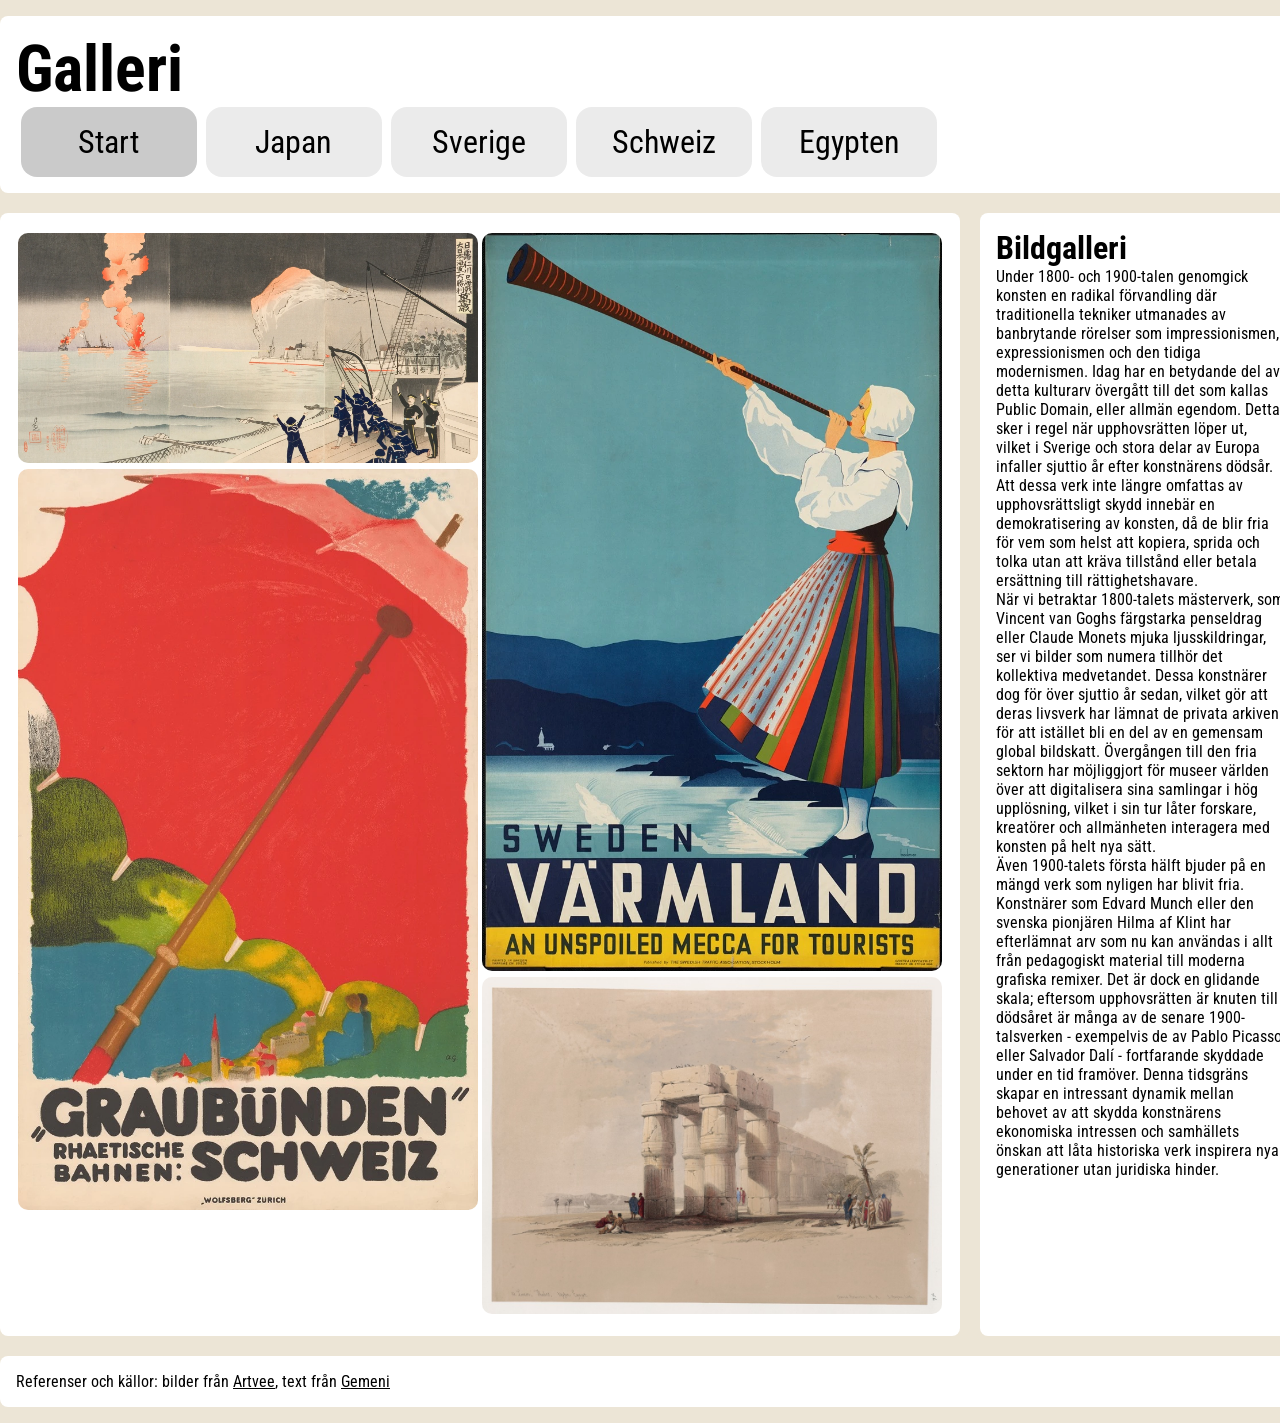
<file: index.html>
<!DOCTYPE html>
<html lang="sv">

<head>
    <meta charset="UTF-8">
    <meta name="viewport" content="width=device-width, initial-scale=1.0">
    <title>Bildgalleri</title>
    <link rel="stylesheet" href="style.css">
</head>

<body>
    <div class="kontainer">
        <Header>
            <h1>Galleri</h1>
            <nav class="meny">
                <a href="index.html" class="aktiv">Start</a>
                <a href="sida1.html">Japan</a>
                <a href="sida2.html">Sverige</a>
                <a href="sida3.html">Schweiz</a>
                <a href="sida4.html">Egypten</a>
            </nav>
        </Header>
        <main>
            <div class="innehall">
                <a href="./sida1.html"><img src="./bilder/japan1.webp" alt="gammal japansk bild"></a>
                <a href="./sida3.html"><img src="./bilder/schweiz1.webp" alt="gammal schweiisk bild"></a>
            </div>
            <div class="innehall">
                <a href="./sida2.html"><img src="./bilder/sverige1.webp" alt="gammal svensk bild"></a>
                <a href="./sida4.html"><img src="./bilder/egypten1.webp" alt="gammal egyptisk bild"></a>
            </div>
        </main>
        <aside>
            <h2>Bildgalleri</h2>
            <p>Under 1800- och 1900-talen genomgick konsten en radikal förvandling där traditionella tekniker
                utmanades av
                banbrytande rörelser som impressionismen, expressionismen och den tidiga modernismen. Idag har en
                betydande
                del av detta kulturarv övergått till det som kallas Public Domain, eller allmän egendom. Detta sker
                i regel
                när upphovsrätten löper ut, vilket i Sverige och stora delar av Europa infaller sjuttio år efter
                konstnärens
                dödsår. Att dessa verk inte längre omfattas av upphovsrättsligt skydd innebär en demokratisering av
                konsten,
                då de blir fria för vem som helst att kopiera, sprida och tolka utan att kräva tillstånd eller
                betala
                ersättning till rättighetshavare. <br>

                När vi betraktar 1800-talets mästerverk, som Vincent van Goghs färgstarka penseldrag eller Claude
                Monets
                mjuka ljusskildringar, ser vi bilder som numera tillhör det kollektiva medvetandet. Dessa konstnärer
                dog för
                över sjuttio år sedan, vilket gör att deras livsverk har lämnat de privata arkiven för att istället
                bli en
                del av en gemensam global bildskatt. Övergången till den fria sektorn har möjliggjort för museer
                världen
                över att digitalisera sina samlingar i hög upplösning, vilket i sin tur låter forskare, kreatörer
                och
                allmänheten interagera med konsten på helt nya sätt. <br>

                Även 1900-talets första hälft bjuder på en mängd verk som nyligen har blivit fria. Konstnärer som
                Edvard
                Munch eller den svenska pionjären Hilma af Klint har efterlämnat arv som nu kan användas i allt från
                pedagogiskt material till moderna grafiska remixer. Det är dock en glidande skala; eftersom
                upphovsrätten är
                knuten till dödsåret är många av de senare 1900-talsverken - exempelvis de av Pablo Picasso eller
                Salvador
                Dalí - fortfarande skyddade under en tid framöver. Denna tidsgräns skapar en intressant dynamik
                mellan
                behovet av att skydda konstnärens ekonomiska intressen och samhällets önskan att låta historiska
                verk
                inspirera nya generationer utan juridiska hinder.</p>
        </aside>
        <footer>
            <p>Referenser och källor: bilder från <a
                    href="https://artvee.com/dl/the-ornamental-arts-of-japan-pl-053/#00">Artvee</a>, text från <a
                    href="https://gemini.google.com/app?hl=sv">Gemeni</a></p>
        </footer>
        <script src="./script.js"></script>
    </div>
</body>

</html>
</file>
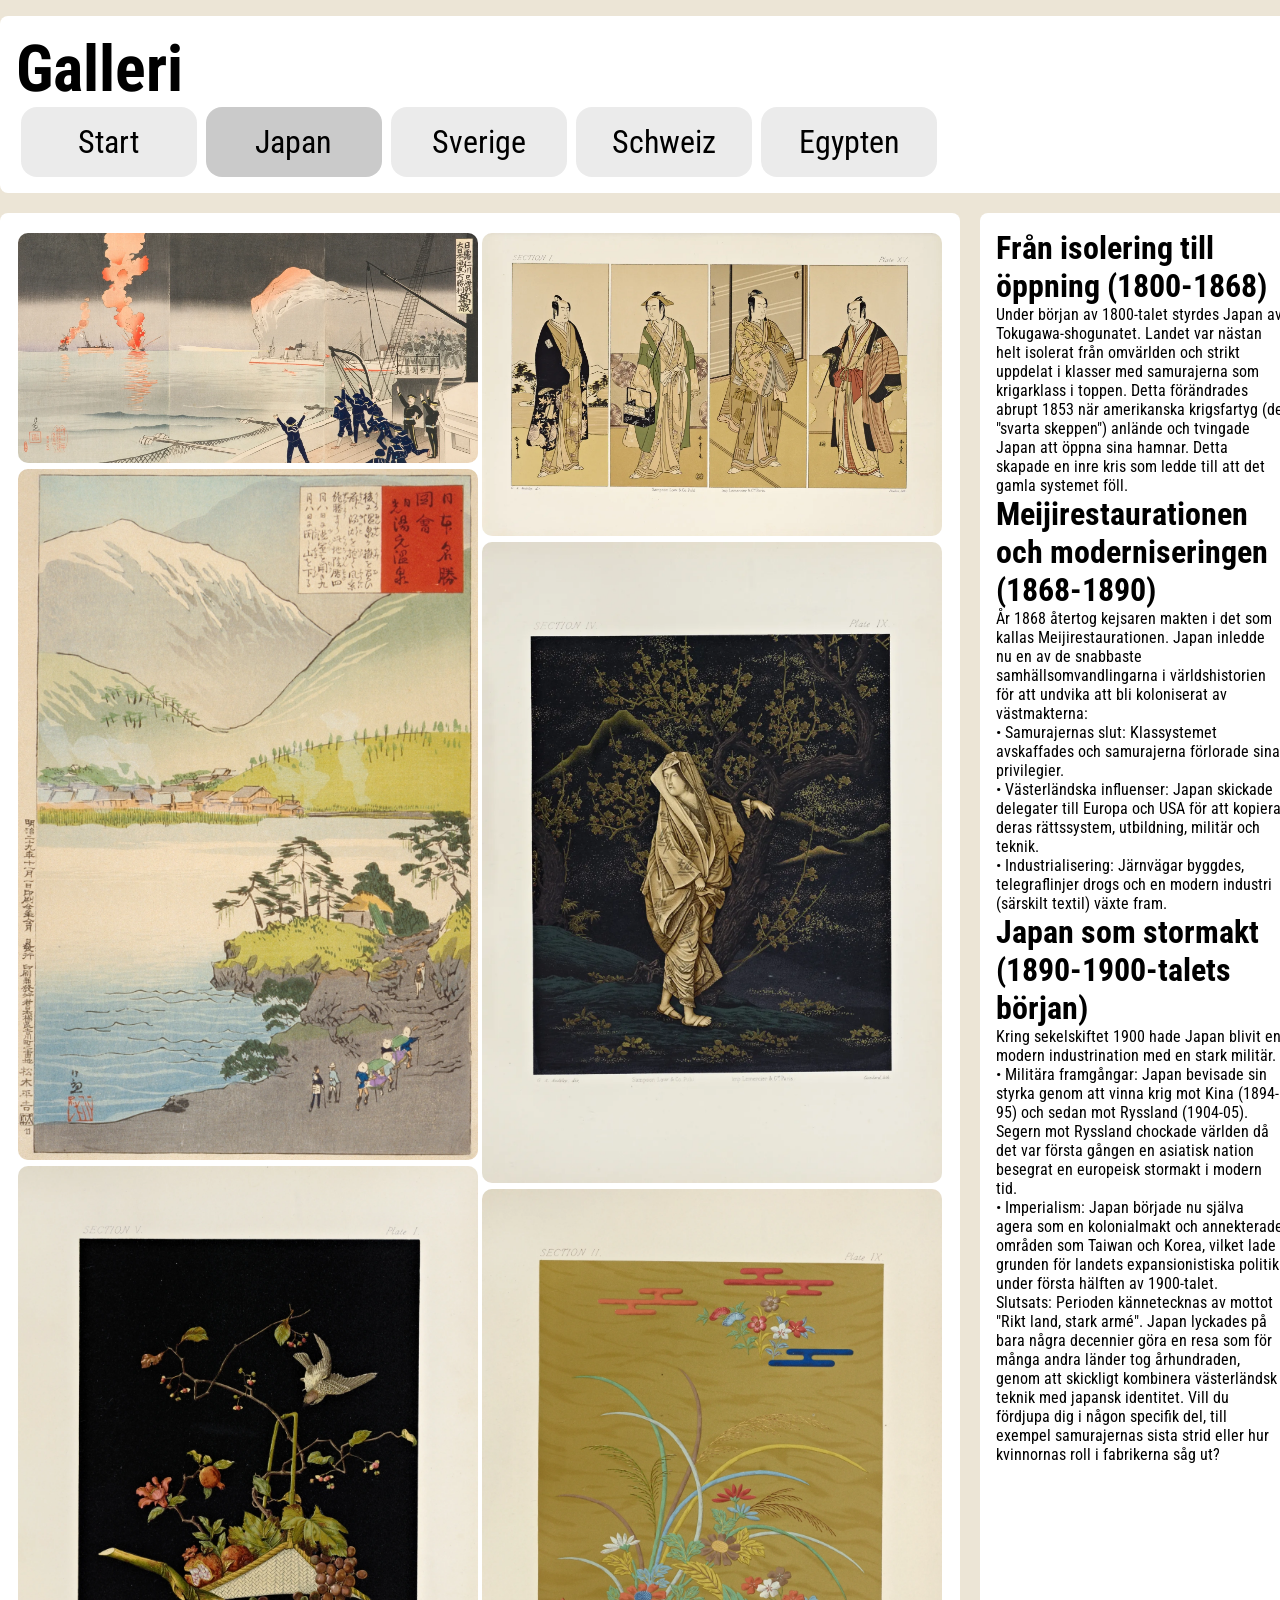
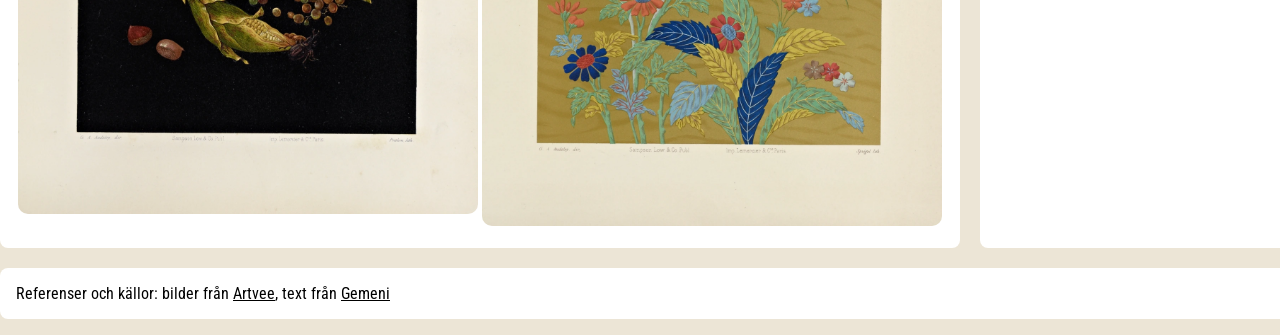
<file: sida1.html>
<!DOCTYPE html>
<html lang="sv">

<head>
    <meta charset="UTF-8">
    <meta name="viewport" content="width=device-width, initial-scale=1.0">
    <title>Document</title>
    <link rel="stylesheet" href="style.css">
</head>

<body>
    <div class="kontainer">
        <Header>
            <h1>Galleri</h1>
            <nav class="meny">
                <a href="index.html">Start</a>
                <a href="sida1.html" class="aktiv">Japan</a>
                <a href="sida2.html">Sverige</a>
                <a href="sida3.html">Schweiz</a>
                <a href="sida4.html">Egypten</a>
            </nav>
        </Header>
        <main>
            <div class="innehall">
                <img onmouseover="popup1()" onmouseout="popout1()" src="./bilder/japan1.webp" alt="gammal japansk bild">
                <img onmouseover="popup3()" onmouseout="popout3()" src="./bilder/japan3.webp" alt="gammal japansk bild">
                <img onmouseover="popup5()" onmouseout="popout5()" src="./bilder/japan5.webp" alt="gammal japansk bild">
            </div>
            <div class="innehall">
                <div class="bild">
                    <img onmouseover="popup2()" onmouseout="popout2()" src="./bilder/japan2.webp"
                        alt="gammal japansk bild">
                    <div class="undertext1">
                        <p>Värmland marknadsfördes under 1930-talet som ett "oförstört mecka" för turister, en
                            beskrivning som förevigades på den klassiska reseaffischen från 1936. Vid den här tiden
                            genomgick den svenska besöksnäringen en förändring där man ville locka internationella
                            gäster med bilden av det genuina och natursköna Sverige. Affischen, som skapades av den
                            inflytelserike formgivaren Anders Beckman, visar en kvinna i folkdräkt blickande ut över ett
                            böljande sjölandskap, vilket perfekt fångade tidsandans längtan efter det pastorala.Detta
                            budskap speglade en tid då järnvägen och de tidiga bilisterna började upptäcka landskapets
                            djupa skogar och glittrande sjöar, som Fryksdalen och Klarälven. Genom att använda ordet
                            "mecka" positionerade man Värmland som den ultimata destinationen för rekreation, kultur och
                            friluftsliv, en bild av ett orört paradis som än idag präglar regionens identitet som
                            turistmål.
                        </p>
                    </div>
                    <div class="undertext2">
                        <p>I George Ashdown Audsleys praktverk The Ornamental Arts of Japan från 1882 utgör plansch 53
                            en
                            hyllning till den japanska cloisonné-emaljens finess. Genom den tidens mest avancerade
                            tryckteknik, kromolitografin, lyckades Audsley återge de djupa färgerna och de glimrande
                            guldinslagen som kännetecknade dessa exklusiva föremål. Planschen visar ofta detaljrika kärl
                            där
                            invecklade mönster av blommor och geometriska figurer binds samman av tunna metalltrådar,
                            vilket
                            skapar en visuell rikedom som fascinerade den västerländska publiken under sent 1800-tal.
                            <br>
                            Detta
                            verk var mer än bara en vacker bok; det fungerade som en bro mellan österländsk estetik och
                            västerländsk design. Under Meijiperioden nådde hantverket sin absoluta höjdpunkt i Japan,
                            och
                            Audsley dokumenterade dessa föremål med en noggrannhet som gjorde dem till förebilder för
                            den
                            växande japonismen i Europa. Plansch 53 fångar just den precision och det tålamod som krävs
                            för
                            att bygga upp lager av emalj, en teknik som förvandlade enkla metallföremål till lysande
                            konstverk med ett nästan magiskt djup.
                        </p>
                    </div>
                </div>
                <div class="bild">
                    <img onmouseover="popup4()" onmouseout="popout4()" src="./bilder/japan4.webp"
                        alt="gammal japansk bild">
                    <div class="undertext3">
                        <p>I George Ashdown Audsleys praktverk The Ornamental Arts of Japan från 1882 utgör plansch 53
                            en
                            hyllning till den japanska cloisonné-emaljens finess. Genom den tidens mest avancerade
                            tryckteknik, kromolitografin, lyckades Audsley återge de djupa färgerna och de glimrande
                            guldinslagen som kännetecknade dessa exklusiva föremål. Planschen visar ofta detaljrika kärl
                            där
                            invecklade mönster av blommor och geometriska figurer binds samman av tunna metalltrådar,
                            vilket
                            skapar en visuell rikedom som fascinerade den västerländska publiken under sent 1800-tal.
                            <br>
                            Detta
                            verk var mer än bara en vacker bok; det fungerade som en bro mellan österländsk estetik och
                            västerländsk design. Under Meijiperioden nådde hantverket sin absoluta höjdpunkt i Japan,
                            och
                            Audsley dokumenterade dessa föremål med en noggrannhet som gjorde dem till förebilder för
                            den
                            växande japonismen i Europa. Plansch 53 fångar just den precision och det tålamod som krävs
                            för
                            att bygga upp lager av emalj, en teknik som förvandlade enkla metallföremål till lysande
                            konstverk med ett nästan magiskt djup.
                        </p>
                    </div>
                    <div class="undertext4">
                        <p>Plansch 58 i George Ashdown Audsleys The Ornamental Arts of Japan fokuserar på den japanska
                            lackkonstens mästerliga finess, en disciplin som Audsley ansåg vara en av Japans mest unika
                            och
                            fulländade konstformer. Genom kromolitografins rika färgskala lyckas planschen förmedla den
                            silkeslena ytan och det taktila djup som kännetecknar högkvalitativt lackarbete. Motiven
                            centrerar ofta kring föremål som inrō eller skrivskrin, där tekniker som maki-e, konsten att
                            strö guld- eller silverpulver över vått lack, skapar gnistrande reliefer mot en botten av
                            djupsvart eller guldstänkt yta. <br>
                            I denna illustration framgår tydligt hur de japanska hantverkarna
                            kombinerade teknisk perfektion med en poetisk naturkänsla. Scenerna på föremålen, ofta
                            föreställande stiliserade landskap eller växter, är inte bara dekorativa utan berättar
                            historier
                            om årstidernas växlingar och traditionell estetik. För den västerländska betraktaren under
                            sent
                            1800-tal blev planscher som nummer 58 en nyckel till att förstå den japanska idén om lyx,
                            där
                            skönhet inte bara låg i materialets värde, utan i den tid och det extrema tålamod som
                            krävdes
                            för att bygga upp lager på lager av lack till ett perfekt resultat.</p>
                    </div>
                </div>
                <div class="bild">
                    <img onmouseover="popup6()" onmouseout="popout6()" src="./bilder/japan6.webp"
                        alt="gammal japansk bild">
                    <div class="undertext5">
                        <p>Plansch 58 i George Ashdown Audsleys The Ornamental Arts of Japan fokuserar på den japanska
                            lackkonstens mästerliga finess, en disciplin som Audsley ansåg vara en av Japans mest unika
                            och
                            fulländade konstformer. Genom kromolitografins rika färgskala lyckas planschen förmedla den
                            silkeslena ytan och det taktila djup som kännetecknar högkvalitativt lackarbete. Motiven
                            centrerar ofta kring föremål som inrō eller skrivskrin, där tekniker som maki-e, konsten att
                            strö guld- eller silverpulver över vått lack, skapar gnistrande reliefer mot en botten av
                            djupsvart eller guldstänkt yta. <br>
                            I denna illustration framgår tydligt hur de japanska hantverkarna
                            kombinerade teknisk perfektion med en poetisk naturkänsla. Scenerna på föremålen, ofta
                            föreställande stiliserade landskap eller växter, är inte bara dekorativa utan berättar
                            historier
                            om årstidernas växlingar och traditionell estetik. För den västerländska betraktaren under
                            sent
                            1800-tal blev planscher som nummer 58 en nyckel till att förstå den japanska idén om lyx,
                            där
                            skönhet inte bara låg i materialets värde, utan i den tid och det extrema tålamod som
                            krävdes
                            för att bygga upp lager på lager av lack till ett perfekt resultat.</p>
                    </div>
                    <div class="undertext6">
                        <p>Plansch 31 i George Ashdown Audsleys verk flyttar fokus till de japanska textilernas värld,
                            där
                            tyget inte bara betraktas som material utan som en duk för komplex mönsterkonst. Genom en
                            mästerlig användning av kromolitografi lyckas Audsley fånga de taktila kvaliteterna hos
                            tunga
                            sidentyger och praktfulla brokader. Illustrationen återger ofta fragment av tyger där
                            guldtrådar
                            och livfulla färgpigment skapar motiv av krysantemum, pioner eller tranor, balanserade med
                            en
                            asymmetrisk harmoni som var helt ny för det sena 1800-talets Europa. <br>
                            Denna plansch blev en viktig
                            inspirationskälla för västerländska formgivare, då den visade hur naturens oregelbundenhet
                            kunde
                            omvandlas till sofistikerad design. Den noggranna återgivningen av vävtekniker som nishiki
                            blottlägger den enorma hantverksskicklighet som krävdes för att skapa dessa textilier, där
                            varje
                            tråd bidrog till ett narrativ om status och estetik. För Audsley och hans samtida var dessa
                            textilier beviset på att den japanska dekorativa konsten besatt en inneboende logik och
                            skönhet
                            som överträffade den rent industriella produktionen i väst.</p>
                    </div>
                </div>
            </div>



        </main>
        <aside>
            <h2>Från isolering till öppning (1800-1868)</h2>
            <p>Under början av 1800-talet styrdes Japan av Tokugawa-shogunatet. Landet var nästan helt isolerat från
                omvärlden och strikt uppdelat i klasser med samurajerna som krigarklass i toppen. Detta förändrades
                abrupt 1853 när amerikanska krigsfartyg (de "svarta skeppen") anlände och tvingade Japan att öppna sina
                hamnar. Detta skapade en inre kris som ledde till att det gamla systemet föll.
            </p>
            <h2>Meijirestaurationen och moderniseringen (1868-1890)</h2>
            <p>År 1868 återtog kejsaren makten i det som kallas Meijirestaurationen. Japan inledde nu en av de snabbaste
                samhällsomvandlingarna i världshistorien för att undvika att bli koloniserat av västmakterna: <br>
                &bull; Samurajernas slut: Klassystemet avskaffades och samurajerna förlorade sina privilegier. <br>
                &bull; Västerländska influenser: Japan skickade delegater till Europa och USA för att kopiera deras
                rättssystem, utbildning, militär och teknik. <br>
                &bull; Industrialisering: Järnvägar byggdes, telegraflinjer drogs och en modern industri (särskilt
                textil)
                växte fram.</p>
            <h2>Japan som stormakt (1890-1900-talets början)</h2>
            <p>Kring sekelskiftet 1900 hade Japan blivit en modern industrination med en stark militär. <br>
                &bull; Militära framgångar: Japan bevisade sin styrka genom att vinna krig mot Kina (1894-95) och sedan
                mot
                Ryssland (1904-05). Segern mot Ryssland chockade världen då det var första gången en asiatisk nation
                besegrat en europeisk stormakt i modern tid. <br>
                &bull; Imperialism: Japan började nu själva agera som en kolonialmakt och annekterade områden som Taiwan
                och
                Korea, vilket lade grunden för landets expansionistiska politik under första hälften av 1900-talet. <br>
                Slutsats: Perioden kännetecknas av mottot "Rikt land, stark armé". Japan lyckades på bara några
                decennier göra en resa som för många andra länder tog århundraden, genom att skickligt kombinera
                västerländsk teknik med japansk identitet.
                Vill du fördjupa dig i någon specifik del, till exempel samurajernas sista strid eller hur kvinnornas
                roll i fabrikerna såg ut?
            </p>
        </aside>
        <footer>
            <p>Referenser och källor: bilder från <a
                    href="https://artvee.com/dl/the-ornamental-arts-of-japan-pl-053/#00">Artvee</a>, text från <a
                    href="https://gemini.google.com/app?hl=sv">Gemeni</a></p>
        </footer>
    </div>
    <script src="script.js"></script>
</body>

</html>
</file>
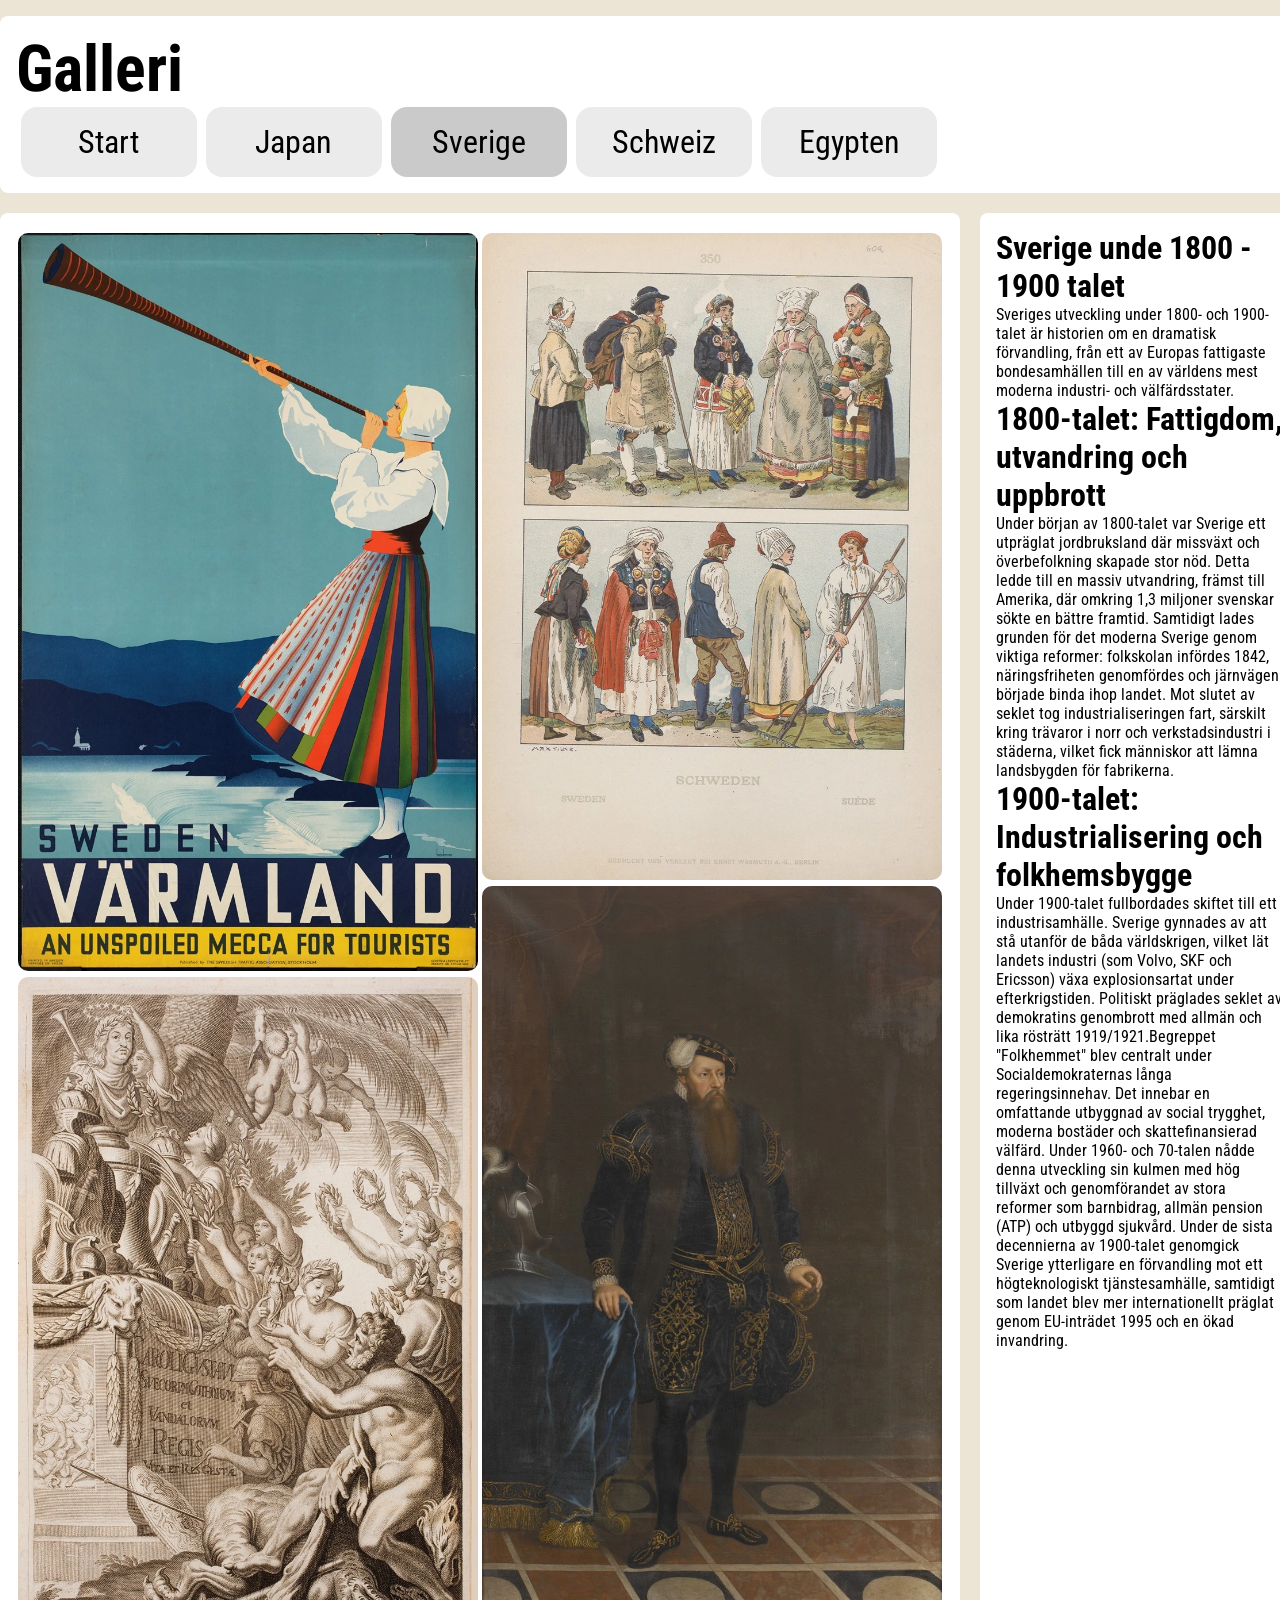
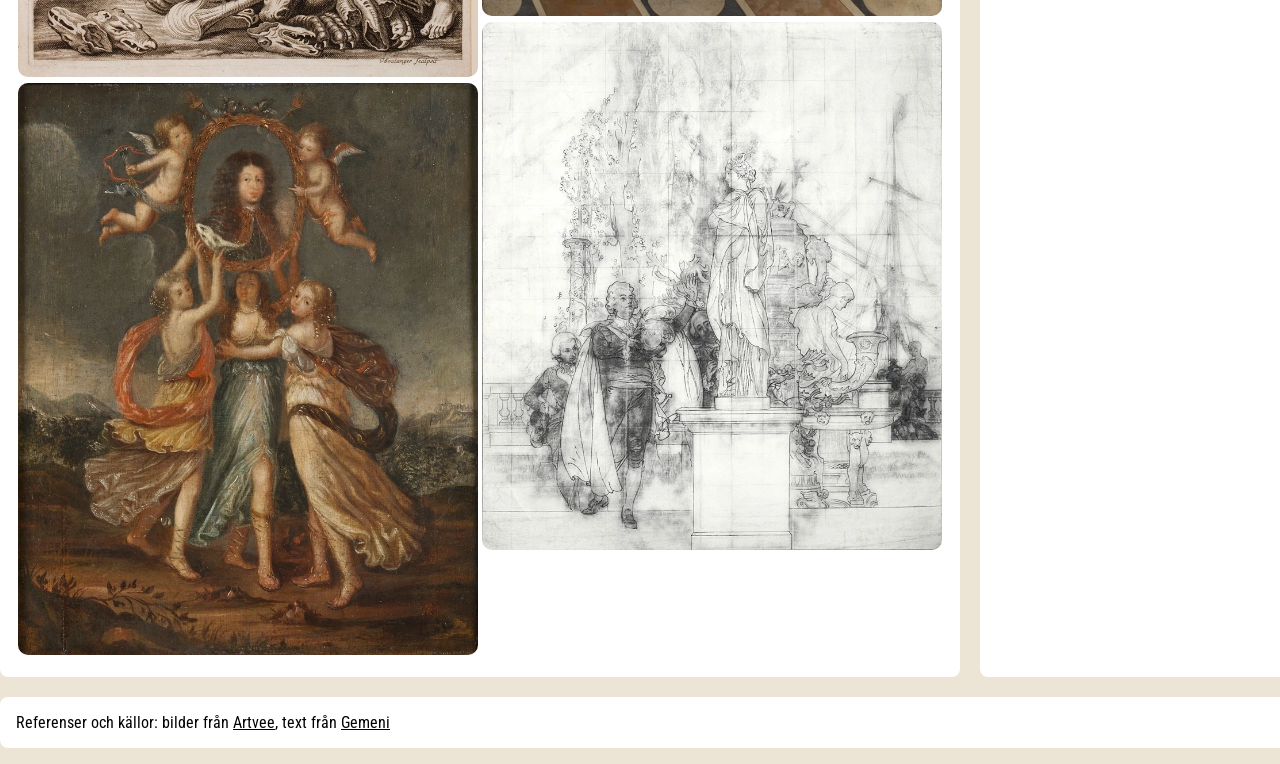
<file: sida2.html>
<!DOCTYPE html>
<html lang="sv">

<head>
    <meta charset="UTF-8">
    <meta name="viewport" content="width=device-width, initial-scale=1.0">
    <title>Document</title>
    <link rel="stylesheet" href="style.css">
</head>

<body>
    <div class="kontainer">
        <Header>
            <h1>Galleri</h1>
            <nav class="meny">
                <a href="index.html">Start</a>
                <a href="sida1.html">Japan</a>
                <a href="sida2.html" class="aktiv">Sverige</a>
                <a href="sida3.html">Schweiz</a>
                <a href="sida4.html">Egypten</a>
            </nav>
        </Header>
        <main>
            <div class="innehall">
                <img onmouseover="popup1()" onmouseout="popout1()" src="./bilder/sverige1.webp"
                    alt="gammal svensk bild">
                <img onmouseover="popup3()" onmouseout="popout3()" src="./bilder/sverige3.webp"
                    alt="gammal svensk bild">
                <img onmouseover="popup5()" onmouseout="popout5()" src="./bilder/sverige5.webp"
                    alt="gammal svensk bild">
            </div>
            <div class="innehall">
                <div class="bild">
                    <img onmouseover="popup2()" onmouseout="popout2()" src="./bilder/sverige2.webp"
                        alt="gammal svensk bild">
                    <div class="undertext1">
                        <p>Slaget vid Chemulpo den 9 februari 1904 markerade en dramatisk start på det rysk-japanska
                            kriget
                            och har genom historien förevigats som en symbol för Japans militära modernisering. När den
                            japanska flottan, under ledning av amiral Uryū Sotokichi, konfronterade de ryska fartygen
                            utanför Incheons hamn, var det inte bara en kamp om sjöherravälde utan även en
                            styrkedemonstration som skakade de dåtida stormakterna. <br>
                            Trots att de ryska besättningarna på
                            kryssaren Varyag och kanonbåten Korietz befann sig i ett hopplöst underläge, valde de att
                            segla
                            ut ur hamnen för att möta den japanska eskadern i en öppen strid. Efter en intensiv
                            eldstrid,
                            där de ryska fartygen led svåra skador, tvingades de retirera tillbaka till hamnen. För att
                            förhindra att skeppen föll i fiendens händer valde ryssarna att sänka sina egna fartyg, en
                            handling som senare kom att hyllas för sitt hjältemod även av motståndarsidan.
                        </p>
                    </div>
                    <div class="undertext2">
                        <p>Adolf Rosenberg, som verkade i Berlin under det sena 1800-talet, var en av de mest
                            inflytelserika konsthistorikerna när det gällde att systematisera och dokumentera visuell
                            kultur. Hans koppling till Sverige år 1905 är främst förknippad med det monumentala verket
                            Geschichte des Kostüms, där han i en serie noggranna färgplanscher kategoriserade världens
                            dräkthistoria. Vid denna tidpunkt fanns ett stort europeiskt intresse för det nordiska och
                            det genuina, vilket gjorde att de svenska folkdräkterna fick en framträdande plats i hans
                            internationella kartläggning.I sitt arbete beskrev Rosenberg inte bara klädernas snitt utan
                            även deras kulturella betydelse, där de svenska motiven ofta representerade en kombination
                            av bondeestetik och historisk kontinuitet. Genom att inkludera Sverige i sitt storverk
                            bidrog han till att sprida en bild av den svenska allmogekulturen till en akademisk och
                            konstintresserad publik i Europa. Detta skedde i en brytningstid då nationalromantiken stod
                            på sin topp och Sverige sökte sin moderna identitet, samtidigt som forskare som Rosenberg
                            arbetade med att katalogisera det förflutna innan industrialismen förändrade klädskicket för
                            gott.
                        </p>
                    </div>
                </div>
                <div class="bild">
                    <img onmouseover="popup4()" onmouseout="popout4()" src="./bilder/sverige4.webp"
                        alt="gammal svensk bild">
                    <div class="undertext3">
                        <p>denna beskrivning syftar på den magnifika titelsidan till det monumentala verket Suecia
                            Antiqua et Hodierna (Forntida och nuvarande Sverige), som påbörjades av arkitekten och
                            officeren Erik Dahlbergh. Illustrationen, som dateras till 1696, är ett av den svenska
                            stormaktstidens mest emblematiska konstverk och skapades för att förhärliga det svenska
                            riket och dess monark, Karl XI (vid tiden benämnd Carl Gustaf). Titelsidan fungerar som en
                            visuell hyllning där kungens byst är centralt placerad, omgiven av en komplex samling
                            allegoriska figurer som representerar dygder, segrar och rikets storhet.Verket som helhet
                            var en del av en medveten statlig propaganda för att visa upp Sverige som en modern och
                            ärorik europeisk stormakt. På den aktuella titelsidan ser man hur gestalter som Fama,
                            ryktets gudinna, och olika krigiska och fredliga genier samverkar för att rama in
                            kungagestalten mot en fond av antika arkitekturelement och svenska symboler. Gravyren
                            utfördes av skickliga europeiska konstnärer, i detta fall sannolikt under ledning av den
                            franske gravören Jean Le Pautre eller Willem Swidde, vilka anlitades för att ge de svenska
                            motiven en internationell och sofistikerad prägel.
                        </p>
                    </div>
                    <div class="undertext4">
                        <p>Under den gustavianska eran, mer specifikt år 1776, skapade konstnären Ulrika Pasch ett
                            betydelsefullt porträtt av Gustav Vasa som en del av tidens stora intresse för den svenska
                            historien. Som en av sin tids främsta porträttörer och den första kvinnliga ledamoten i
                            Konstakademien, fick Pasch uppdraget att avbilda riksgrundaren för att ingå i de kungliga
                            samlingarna, vilket var en del av Gustav III:s medvetna strategi att stärka monarkins
                            ställning genom att knyta an till tidigare starka regenter.Målningen utfördes postumt, över
                            två hundra år efter kungens död, och fungerade som en länk mellan stormaktstidens arv och
                            den upplysningstida estetiken. Genom att avbilda Gustav I med den värdighet och de attribut
                            som anstod en landsfader, bidrog Pasch till att kanonisera bilden av kungen som det moderna
                            Sveriges arkitekt. Verket, som idag hänger i Statens porträttsamling på Gripsholms slott,
                            vittnar om hur 1700-talets konstnärer användes för att levandegöra historien och skapa en
                            visuell kontinuitet i den svenska regentlängden.
                        </p>
                    </div>
                </div>
                <div class="bild">
                    <img onmouseover="popup6()" onmouseout="popout6()" src="./bilder/sverige6.webp"
                        alt="gammal svensk bild">
                    <div class="undertext5">
                        <p>David Klöcker Ehrenstrahl (Swedish, 1628 till 1698)Målningen "Tre allegoriska figurer bärande
                            Karl XI:s porträtt" är ett litet men betydelsefullt verk av den svenska barockens främste
                            hovmålare, David Klöcker Ehrenstrahl. Verket utfördes i olja på trä och är en del av den
                            omfattande produktion som Ehrenstrahl skapade för att förhärliga det svenska kungahuset
                            under stormaktstiden.Målningen föreställer tre unga kvinnliga gestalter som fungerar som
                            allegorier för dygder eller rikets välgång. De svävar i en molnformation och håller
                            tillsammans upp en infattad porträttmedaljong av kung Karl XI. Detta sätt att presentera en
                            regent, buren av personifierade dygder, var ett klassiskt grepp inom barockens
                            hyllningskonst för att signalera att kungens makt var gudomligt välsignad och vilade på
                            moralisk grund. Ehrenstrahl, som ofta kallas "den svenska målarkonstens fader", var en
                            mästare på dessa komplexa kompositioner där mytologi och politik vävdes samman.
                        </p>
                    </div>
                    <div class="undertext6">
                        <p>Carl Larsson skapade under mitten av 1890-talet en storslagen visuell hyllning till Gustav
                            III:s betydelse för det svenska kulturlivet genom sin freskmålning i Nationalmuseums
                            trapphall. Motivet skildrar kungen som en upplyst monark och mecenat i färd med att
                            inspektera de antika marmorskulpturer som han köpt in under sin resa till Italien på
                            1780-talet, inköp som senare kom att utgöra grunden för kungens antikmuseum och därefter
                            Nationalmuseums samlingar. Genom att avbilda kungen omgiven av både antika mästerverk och
                            hovets främsta kulturpersonligheter, lyckades Larsson förena den historiska händelsen med en
                            symbolisk hyllning till museets egen tillkomst.Målningen är utförd i en ljus och luftig
                            palett som kännetecknar Carl Larssons offentliga konst, där han lät sig inspireras av
                            italienskt freskomåleri men anpassade det till en svensk kontext. Verket fungerar som en
                            länk mellan det förflutna och museets samtid, där Gustav III presenteras som den visionär
                            som lade fundamentet för den svenska konstscenen. Placeringen av målningen i hjärtat av
                            museibyggnaden påminner besökaren om att institutionen inte bara är ett förvaringsställe för
                            konst, utan resultatet av en lång historisk tradition av samlande och kungligt beskydd.

                        </p>
                    </div>
                </div>
            </div>



        </main>
        <aside>
            <h2>Sverige unde 1800 - 1900 talet</h2>
            <p>Sveriges utveckling under 1800- och 1900-talet är historien om en dramatisk förvandling, från ett av
                Europas fattigaste bondesamhällen till en av världens mest moderna industri- och välfärdsstater.
            </p>
            <h2>1800-talet: Fattigdom, utvandring och uppbrott</h2>
            <p>Under början av 1800-talet var Sverige ett utpräglat jordbruksland där missväxt och överbefolkning
                skapade stor nöd. Detta ledde till en massiv utvandring, främst till Amerika, där omkring 1,3 miljoner
                svenskar sökte en bättre framtid. Samtidigt lades grunden för det moderna Sverige genom viktiga
                reformer: folkskolan infördes 1842, näringsfriheten genomfördes och järnvägen började binda ihop landet.
                Mot slutet av seklet tog industrialiseringen fart, särskilt kring trävaror i norr och verkstadsindustri
                i städerna, vilket fick människor att lämna landsbygden för fabrikerna.</p>
            <h2>1900-talet: Industrialisering och folkhemsbygge</h2>
            <p>Under 1900-talet fullbordades skiftet till ett industrisamhälle. Sverige gynnades av att stå utanför de
                båda världskrigen, vilket lät landets industri (som Volvo, SKF och Ericsson) växa explosionsartat under
                efterkrigstiden. Politiskt präglades seklet av demokratins genombrott med allmän och lika rösträtt
                1919/1921.Begreppet "Folkhemmet" blev centralt under Socialdemokraternas långa regeringsinnehav. Det
                innebar en omfattande utbyggnad av social trygghet, moderna bostäder och skattefinansierad välfärd.
                Under 1960- och 70-talen nådde denna utveckling sin kulmen med hög tillväxt och genomförandet av stora
                reformer som barnbidrag, allmän pension (ATP) och utbyggd sjukvård. Under de sista decennierna av
                1900-talet genomgick Sverige ytterligare en förvandling mot ett högteknologiskt tjänstesamhälle,
                samtidigt som landet blev mer internationellt präglat genom EU-inträdet 1995 och en ökad invandring.
            </p>
        </aside>
        <footer>
            <p>Referenser och källor: bilder från <a
                    href="https://artvee.com/dl/the-ornamental-arts-of-japan-pl-053/#00">Artvee</a>, text från <a
                    href="https://gemini.google.com/app?hl=sv">Gemeni</a></p>
        </footer>
    </div>
    <script src="script.js"></script>
</body>

</html>
</file>
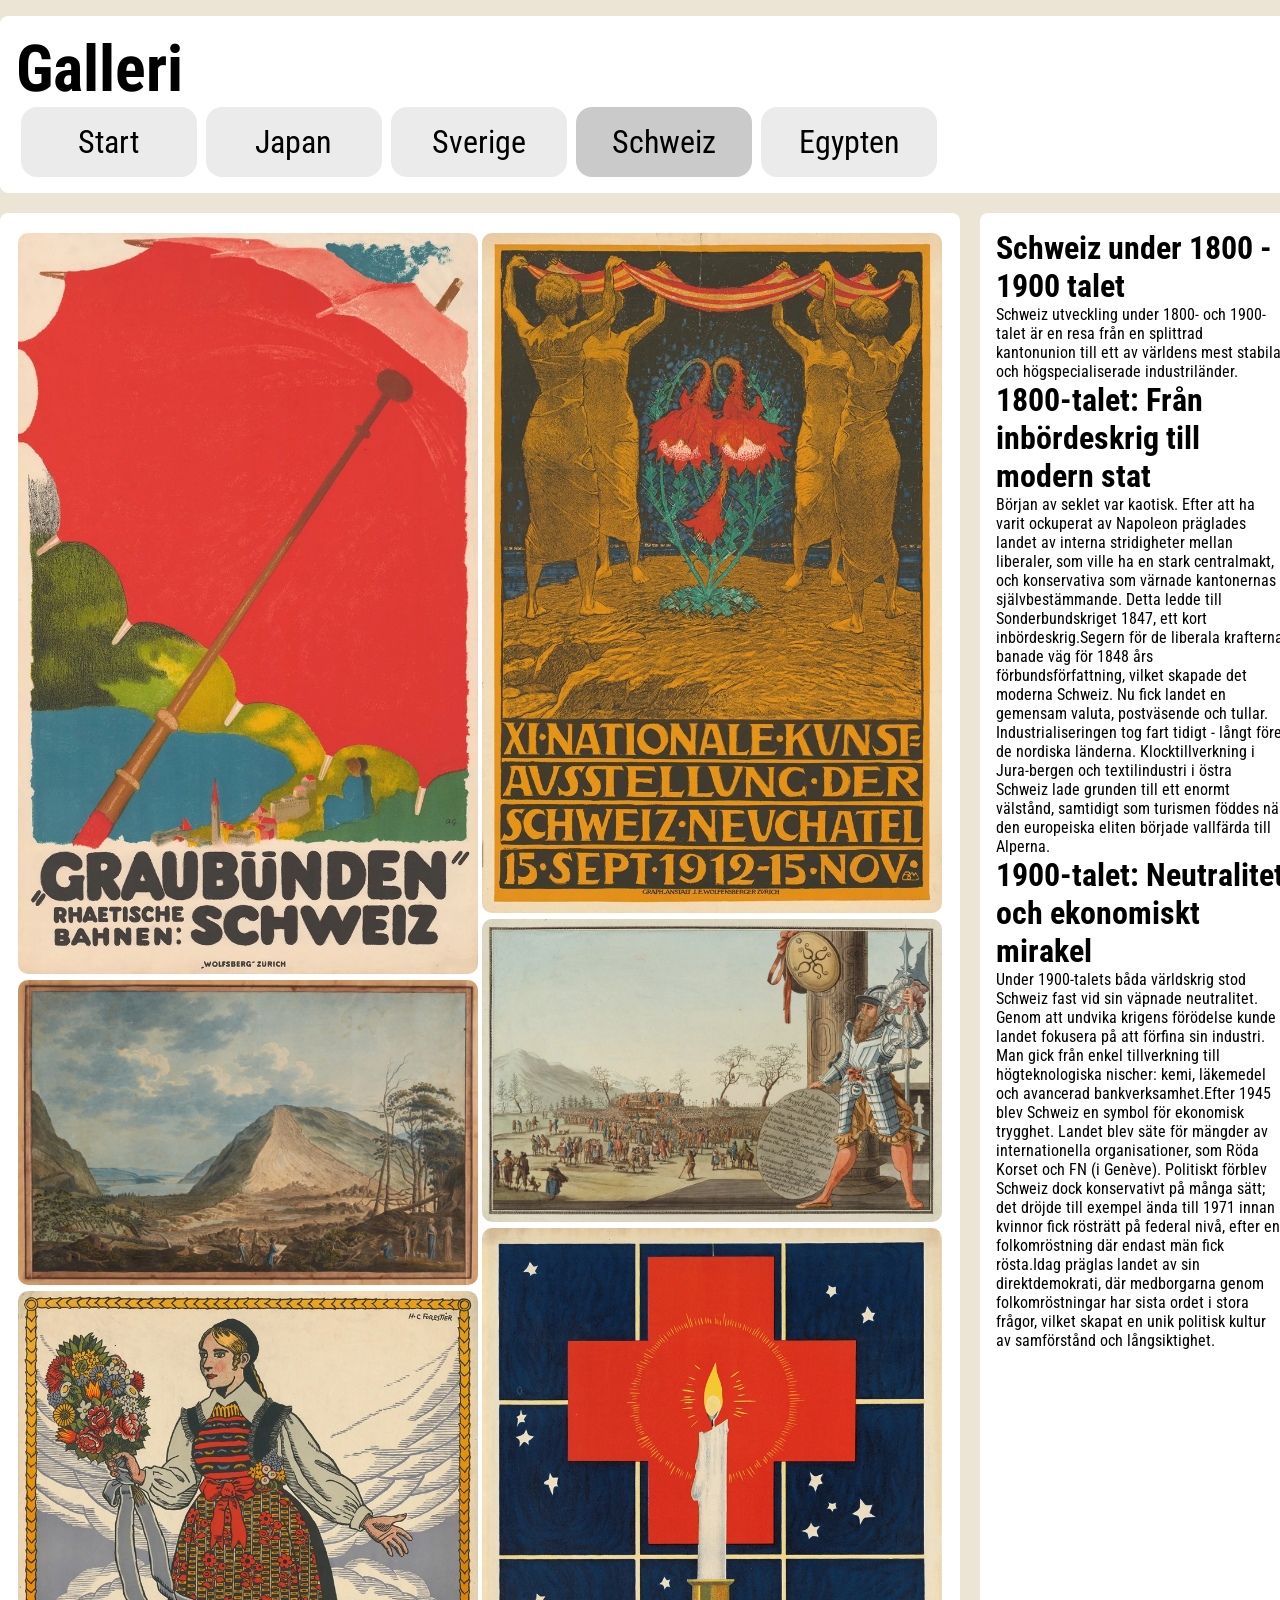
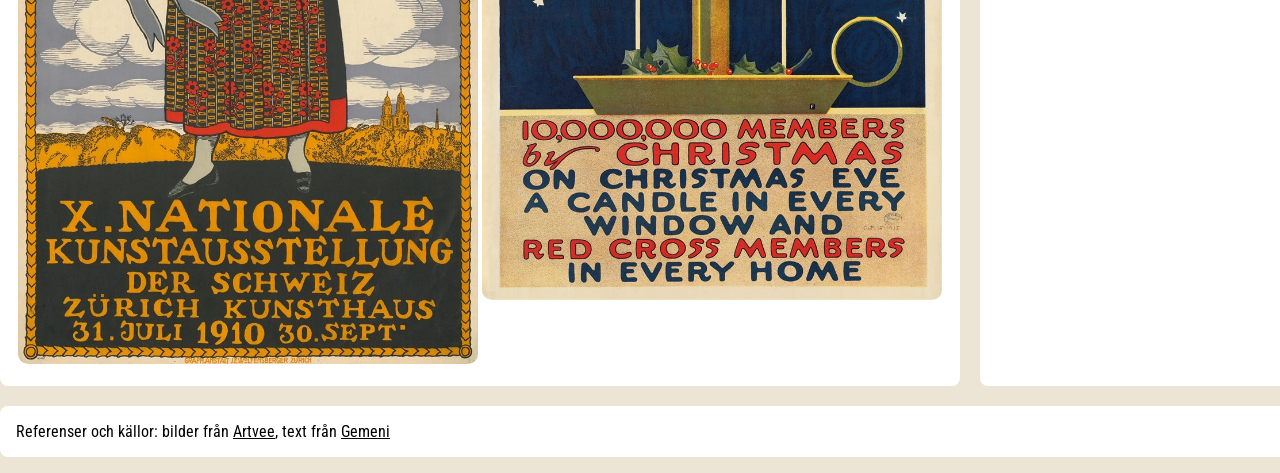
<file: sida3.html>
<!DOCTYPE html>
<html lang="sv">

<head>
    <meta charset="UTF-8">
    <meta name="viewport" content="width=device-width, initial-scale=1.0">
    <title>Document</title>
    <link rel="stylesheet" href="style.css">
</head>

<body>
    <div class="kontainer">
        <Header>
            <h1>Galleri</h1>
            <nav class="meny">
                <a href="index.html">Start</a>
                <a href="sida1.html">Japan</a>
                <a href="sida2.html">Sverige</a>
                <a href="sida3.html" class="aktiv">Schweiz</a>
                <a href="sida4.html">Egypten</a>
            </nav>
        </Header>
        <main>
            <div class="innehall">
                <img onmouseover="popup1()" onmouseout="popout1()" src="./bilder/schweiz1.webp"
                    alt="gammal schweiisk bild">
                <img onmouseover="popup3()" onmouseout="popout3()" src="./bilder/schweiz3.webp"
                    alt="gammal schweiisk bild">
                <img onmouseover="popup5()" onmouseout="popout5()" src="./bilder/schweiz5.webp"
                    alt="gammal schweiisk bild">
            </div>
            <div class="innehall">
                <div class="bild">
                    <img onmouseover="popup2()" onmouseout="popout2()" src="./bilder/schweiz2.webp"
                        alt="gammal schweiisk bild">
                    <div class="undertext1">
                        <p>År 1924 skapade den schweiziske konstnären Augusto Giacometti en banbrytande affisch för det
                            rätiska järnvägsnätet, Rhätische Bahn, i kantonen Graubünden. Verket markerar en viktig
                            punkt där den moderna konsten möter turistnäringen, då Giacometti valde ett dristigt och
                            nästan abstrakt uttryck istället för en traditionell avbildning av tåg eller berg. Genom att
                            fokusera på en stiliserad sol och ett intensivt färgspel i lila, gult och orange, lyckades
                            han förmedla den dramatiska atmosfären och det speciella ljuset i de schweiziska Alperna
                            snarare än att bara visa upp en specifik plats.Augusto Giacometti, som var en mästare på
                            kolorism och en av de tidiga pionjärerna inom abstraktionen, använde här sin karakteristiska
                            stil för att sälja en upplevelse av modernitet och framtidstro. Affischen kom att
                            representera den nya tidens resande, där de rätiska järnvägarna öppnade upp de tidigare
                            svåråtkomliga dalarna för den internationella turismen. Idag betraktas affischen från 1924
                            som ett av de främsta exemplen på grafisk design från mellankrigstiden och finns
                            representerad i betydande samlingar, däribland på Museum of Modern Art (MoMA) i New York,
                            som ett bevis på dess konstnärliga och historiska värde.
                        </p>
                    </div>
                    <div class="undertext2">
                        <p>Inför den elfte nationella konstutställningen i Schweiz, som hölls i Neuchâtel 1912, skapade
                            konstnären och grafikern Burkhard Mangold en av tidens mest karaktäristiska
                            utställningsaffischer. Mangold, som var en central gestalt inom schweizisk affischkonst och
                            glasmålning, kombinerade här jugendstilens elegans med en begynnande modernism. Affischen
                            visar en stiliserad kvinnofigur i profil mot en bakgrund av Neuchâtelsjöns blå vatten och de
                            omgivande bergen, vilket skapade en visuell koppling mellan den samtida konsten och det
                            schweiziska landskapet.Verket är ett utmärkt exempel på Mangolds förmåga att använda stora,
                            rena färgfält och tydliga konturer för att fånga betraktarens blick, en teknik han förfinat
                            genom sitt arbete med monumentalkonst. Genom att placera den nationella konstutställningen i
                            en så dekorativ och modern inramning bidrog Mangold till att höja affischens status från
                            enkel reklam till ett självständigt konstverk. Idag ses affären från 1912 som ett viktigt
                            dokument över schweiziskt kulturliv under det tidiga 1900-talet, då landet sökte förena sina
                            regionala traditioner med den internationella konstscenens nya strömningar.
                        </p>
                    </div>
                </div>
                <div class="bild">
                    <img onmouseover="popup4()" onmouseout="popout4()" src="./bilder/schweiz4.webp"
                        alt="gammal schweiisk bild">
                    <div class="undertext3">
                        <p>Denna dramatiska etsning av den schweiziske konstnären Johann Jakob Aschmann skildrar en av
                            de största naturkatastroferna i schweizisk historia: det massiva jordskredet i Goldau år
                            1806. Aschmann, som var känd för sina topografiska vyer och noggranna detaljåtergivning,
                            fångade här ögonblicket då enorma massor av sten och jord begravde hela byar i kantonen
                            Schwyz. Genom att dokumentera de förödande effekterna av raset blev verket en viktig del av
                            den tidiga nyhetsrapporteringen, där bildkonsten användes för att sprida kännedom om
                            händelsens omfattning till en skakad allmänhet.I sitt verk kombinerar Aschmann det
                            dokumentära med det sublima, där de krossade husen och de kaotiska stenmassorna kontrasteras
                            mot det omgivande, oberörda bergslandskapet.
                        </p>
                    </div>
                    <div class="undertext4">
                        <p>Detta verk av Johann Jakob Aschmann dokumenterar en historisk händelse den 26 mars 1795, då
                            församlingen i Mettmenstetten samlades för att diskutera de politiska spänningarna i det så
                            kallade "Freiamt". Aschmann, som var en flitig skildrare av det schweiziska folklivet och
                            lokala miljöer, fångade här en tid präglad av omvälvningar i kölvattnet av den franska
                            revolutionen. Genom att avbilda den offentliga sammankomsten ger han oss en unik inblick i
                            den tidens direktdemokrati och det sociala livet på den schweiziska landsbygden vid slutet
                            av 1700-talet.I bilden ser man hur invånarna samlas utomhus, omgivna av de karakteristiska
                            korsvirkeshusen, för att rådslå om gemensamma angelägenheter och försvara sina lokala
                            friheter. Aschmanns noggrannhet i detaljer, från klädedräkter till byggnadernas arkitektur,
                            gör verket till en värdefull kulturhistorisk källa som visar hur politiskt engagemang tog
                            sig uttryck i vardagen före bildandet av den moderna schweiziska förbundsstaten. Det är en
                            skildring där det lokala självstyret står i centrum, dokumenterat med den saklighet och
                            respekt för motivet som utmärkte Aschmanns konstnärskap.
                        </p>
                    </div>
                </div>
                <div class="bild">
                    <img onmouseover="popup6()" onmouseout="popout6()" src="./bilder/schweiz6.webp"
                        alt="gammal schweiisk bild">
                    <div class="undertext5">
                        <p>Inför den tionde nationella konstutställningen i Schweiz, som ägde rum i Genève 1910, skapade
                            konstnären Henri-Claude Forestier en av periodens mest ikoniska affischer. Forestier, som
                            var en framstående målare och illustratör från Genève, valde ett motiv som kombinerade
                            klassisk estetik med en modern, grafisk skärpa. Affischen föreställer en kraftfull mansfigur
                            som med en mejsel i handen personifierar den konstnärliga skaparkraften, vilket gav
                            utställningen en heroisk och tidlös karaktär.Verket är ett tydligt exempel på Forestiers
                            förmåga att arbeta med starka konturer och en begränsad men effektfull färgskala, vilket
                            gjorde att affischen syntes väl i det urbana stadsrummet. Genom att fokusera på konstnären
                            som hantverkare betonade han utställningens syfte att lyfta fram kvaliteten och bredden i
                            den samtida schweiziska konsten. Idag räknas Forestiers bidrag från 1910 som ett centralt
                            verk inom schweizisk affischhistoria, där det markerar övergången från det dekorativa sena
                            1800-talet till en mer stram och kommunikativ funktionalism.
                        </p>
                    </div>
                    <div class="undertext6">
                        <p>Under slutet av första världskriget år 1918 skapade den amerikanske illustratören Charles
                            Buckles Falls en kraftfull kampanjaffisch för Amerikanska Röda Korset med målet att nå tio
                            miljoner medlemmar före årets slut. Affischen, som bar devisen att ett tänt ljus skulle
                            finnas i varje fönster och en rödakorsmedlem i varje hem på julafton, spelade på starka
                            känslor av gemenskap, hopp och patriotism under en tid präglad av både krig och den pågående
                            spanska sjukan. Genom att använda det tända ljuset som en symbol för värme och vaksamhet
                            lyckades Falls transformera en humanitär medlemsvärvning till en nationell moralisk
                            plikt.Charles Buckles Falls, som var en mästare på att använda stora färgfält och tydliga
                            svarta konturer influerade av träsnittsteknik, gav motivet en omedelbar visuell
                            genomslagskraft som fungerade perfekt i det offentliga rummet. Hans förmåga att kombinera
                            enkla men djupt rotade symboler med ett tydligt budskap bidrog till att Röda Korsets kampanj
                            blev en av de mest framgångsrika i organisationens historia. Verket står idag som ett
                            betydelsefullt exempel på hur amerikansk affischkonst användes för att mobilisera
                            hemmafronten och skapa en känsla av enighet mitt i en global kris.

                        </p>
                    </div>
                </div>
            </div>



        </main>
        <aside>
            <h2>Schweiz under 1800 - 1900 talet</h2>
            <p>Schweiz utveckling under 1800- och 1900-talet är en resa från en splittrad kantonunion till ett av
                världens mest stabila och högspecialiserade industriländer.
            </p>
            <h2>1800-talet: Från inbördeskrig till modern stat</h2>
            <p>Början av seklet var kaotisk. Efter att ha varit ockuperat av Napoleon präglades landet av interna
                stridigheter mellan liberaler, som ville ha en stark centralmakt, och konservativa som värnade
                kantonernas självbestämmande. Detta ledde till Sonderbundskriget 1847, ett kort inbördeskrig.Segern för
                de liberala krafterna banade väg för 1848 års förbundsförfattning, vilket skapade det moderna Schweiz.
                Nu fick landet en gemensam valuta, postväsende och tullar. Industrialiseringen tog fart tidigt - långt
                före de nordiska länderna. Klocktillverkning i Jura-bergen och textilindustri i östra Schweiz lade
                grunden till ett enormt välstånd, samtidigt som turismen föddes när den europeiska eliten började
                vallfärda till Alperna.</p>
            <h2>1900-talet: Neutralitet och ekonomiskt mirakel</h2>
            <p>Under 1900-talets båda världskrig stod Schweiz fast vid sin väpnade neutralitet. Genom att undvika
                krigens förödelse kunde landet fokusera på att förfina sin industri. Man gick från enkel tillverkning
                till högteknologiska nischer: kemi, läkemedel och avancerad bankverksamhet.Efter 1945 blev Schweiz en
                symbol för ekonomisk trygghet. Landet blev säte för mängder av internationella organisationer, som Röda
                Korset och FN (i Genève). Politiskt förblev Schweiz dock konservativt på många sätt; det dröjde till
                exempel ända till 1971 innan kvinnor fick rösträtt på federal nivå, efter en folkomröstning där endast
                män fick rösta.Idag präglas landet av sin direktdemokrati, där medborgarna genom folkomröstningar har
                sista ordet i stora frågor, vilket skapat en unik politisk kultur av samförstånd och långsiktighet.
            </p>
        </aside>
        <footer>
            <p>Referenser och källor: bilder från <a
                    href="https://artvee.com/dl/the-ornamental-arts-of-japan-pl-053/#00">Artvee</a>, text från <a
                    href="https://gemini.google.com/app?hl=sv">Gemeni</a></p>
        </footer>
    </div>
    <script src="script.js"></script>
</body>

</html>
</file>
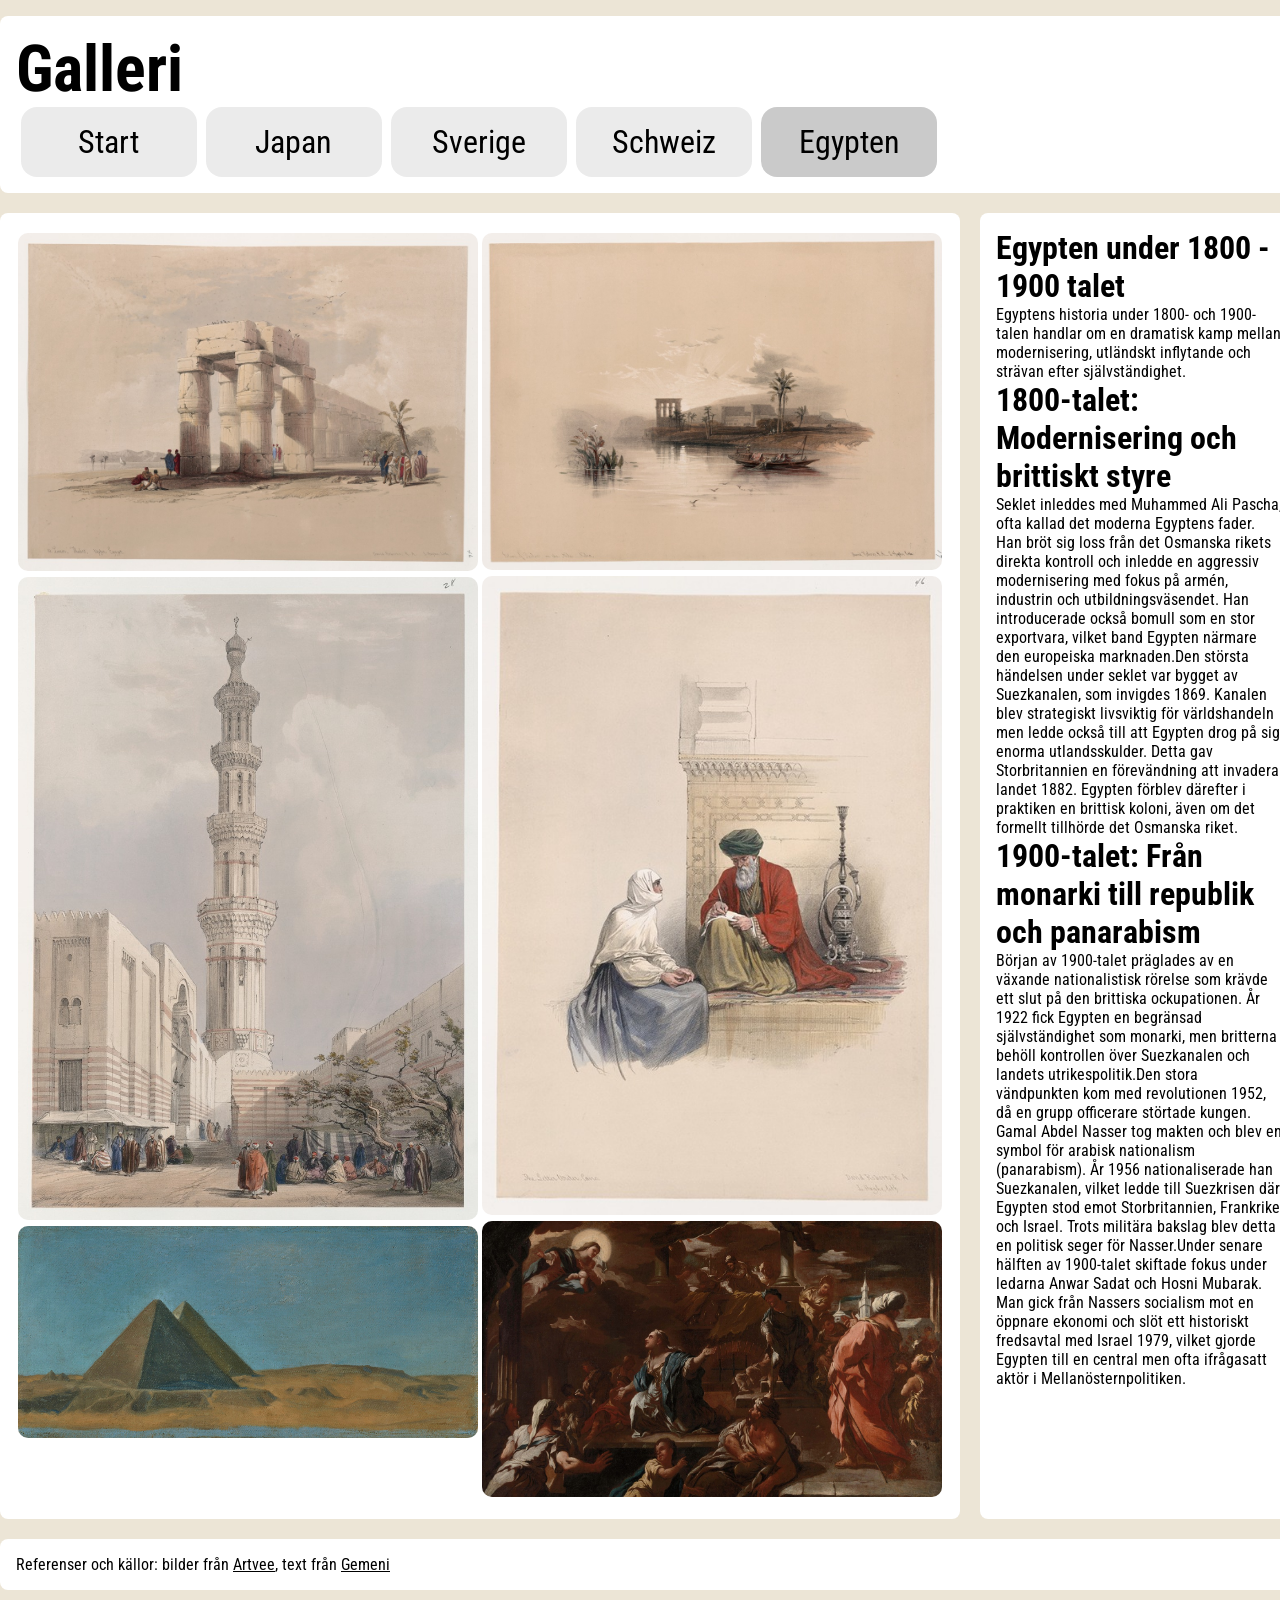
<file: sida4.html>
<!DOCTYPE html>
<html lang="sv">

<head>
    <meta charset="UTF-8">
    <meta name="viewport" content="width=device-width, initial-scale=1.0">
    <title>Document</title>
    <link rel="stylesheet" href="style.css">
</head>

<body>
    <div class="kontainer">
        <Header>
            <h1>Galleri</h1>
            <nav class="meny">
                <a href="index.html">Start</a>
                <a href="sida1.html">Japan</a>
                <a href="sida2.html">Sverige</a>
                <a href="sida3.html">Schweiz</a>
                <a href="sida4.html" class="aktiv">Egypten</a>
            </nav>
        </Header>
        <main>
            <div class="innehall">
                <img onmouseover="popup1()" onmouseout="popout1()" src="./bilder/egypten1.webp"
                    alt="gammal egyptisk bild">
                <img onmouseover="popup3()" onmouseout="popout3()" src="./bilder/egypten3.webp"
                    alt="gammal egyptisk bild">
                <img onmouseover="popup5()" onmouseout="popout5()" src="./bilder/egypten5.webp"
                    alt="gammal egyptisk bild">
            </div>
            <div class="innehall">
                <div class="bild">
                    <img onmouseover="popup2()" onmouseout="popout2()" src="./bilder/egypten2.webp"
                        alt="gammal egyptisk bild">
                    <div class="undertext1">
                        <p>Mellan åren 1846 och 1849 publicerades David Roberts monumentala verk The Holy Land, Syria,
                            Idumea, Arabia, Egypt, and Nubia, som innehöll detaljerade litografier från hans resor i
                            Mellanöstern, däribland de storslagna vyerna över Luxor och Tebe i Övre Egypten. Roberts,
                            som var en av de första brittiska konstnärerna att resa på egen hand längs Nilen, fångade de
                            antika templens storhet med en nästan arkitektonisk precision som fascinerade den
                            viktorianska publiken. Genom att placera små, mänskliga gestalter i traditionella dräkter
                            intill de kolossala ruinerna och obeliskerna betonade han tidens gång och den enorma skalan
                            i faraonernas arkitektur.De litografier som producerades utifrån Roberts skisser, ofta
                            färglagda för hand, blev avgörande för att forma västvärldens romantiska bild av Egypten som
                            ett land fyllt av mystik och försvunnen glans.
                        </p>
                    </div>
                    <div class="undertext2">
                        <p>Under samma period som han dokumenterade templen i Luxor, skapade David Roberts en serie
                            stämningsfulla vyer av ön File i Nilen, belägen i det forna Nubien. I sina litografier från
                            åren 1846–1849 skildrade han Isistemplet som en arkitektonisk pärla som tycktes stiga direkt
                            ur flodens vatten, omgiven av palmer och karga klippformationer. Roberts fascinerades
                            särskilt av hur den grekisk-romerska arkitekturen smälte samman med de äldre egyptiska
                            traditionerna på ön, och han återgav flitigt de rika relieferna och de eleganta
                            pelargångarna, såsom "Trajanus kiosk", med stor omsorg för detaljer.Genom sitt skickliga
                            bruk av ljus och skugga lyckades Roberts förmedla den stillhet och melankoli som vid mitten
                            av 1800-talet vilade över denna heliga plats. Hans bilder av File blev särskilt
                            betydelsefulla eftersom de bevarade synen av ön i dess ursprungliga miljö, långt innan de
                            moderna dammbyggnaderna vid Assuan förändrade vattennivåerna och tvingade fram en flytt av
                            hela tempelkomplexet.
                        </p>
                    </div>
                </div>
                <div class="bild">
                    <img onmouseover="popup4()" onmouseout="popout4()" src="./bilder/egypten4.webp"
                        alt="gammal egyptisk bild">
                    <div class="undertext3">
                        <p>I sin omfattande dokumentation av Egypten mellan 1846 och 1849 ägnade David Roberts stor
                            uppmärksamhet åt den islamiska arkitekturen, däribland den magnifika minareten vid
                            huvudmoskén i Siout (Asyut) i Övre Egypten. Till skillnad från många samtida konstnärer som
                            enbart fokuserade på faraoniska ruiner, var Roberts djupt intresserad av det levande Egypten
                            och dess urbana miljöer. I denna litografi framhåller han minaretens eleganta och komplexa
                            form, som sträcker sig mot himlen över stadens tätbebyggda kvarter, och skildrar den med
                            samma precision som han ägnade de antika templen.Genom att inkludera folklivet vid
                            minaretens fot – med figurer i lokala dräkter och scener från stadens dagliga kommers –
                            lyckades Roberts förmedla en känsla av Siouts betydelse som ett livligt handelscentrum längs
                            Nilen. Ljussättningen i verket betonar arkitekturens textur och skapar en dramatisk kontrast
                            mellan den vertikala minareten och de horisontella taklinjerna i den omgivande staden.
                            Roberts återgivning av Siout blev ett viktigt bidrag till 1800-talets orientalism, då den
                            erbjöd den europeiska publiken en sällsynt och respektfull inblick i den moderna islamiska
                            kulturens estetiska rikedom i en region som annars främst var känd för sina forntidsminnen.
                        </p>
                    </div>
                    <div class="undertext4">
                        <p>I serien av litografier från David Roberts resor i Egypten mellan 1846 och 1849 intar
                            "Brevskrivaren i Kairo" en speciell plats, då verket fokuserar på en intim och vardaglig
                            scen snarare än monumentala byggnadsverk. Roberts skildrar här en professionell
                            brevskrivare, en figur som var central i det dåtida Kairos sociala liv, sittande på en gata
                            omgiven av klienter som väntar på att få sina tankar och affärer förevigade på papper. Genom
                            sin noggranna observation av dräkter, huvudbonader och den avslappnade kroppshållningen hos
                            människorna lyckas han fånga en ögonblicksbild av det osmanska Egyptens sociala väv och
                            kommunikationsvägar.Bakgrundens arkitektur med sina karakteristiska träsniderier, så kallade
                            mashrabiya-fönster, och de smala gränderna i Kairo ger motivet en autentisk och
                            stämningsfull inramning. Roberts, som ofta sökte efter det pittoreska, framställer
                            brevskrivaren som en länk mellan tradition och bildning mitt i stadens myllrande kommers.
                            Verket visar på hans förmåga att skifta perspektiv från de stora historiska perspektiven
                            till den enskilda människans liv, vilket gav den viktorianska publiken en mer nyanserad bild
                            av Orienten som en plats befolkad av individer med egna öden, snarare än bara en kuliss för
                            antika ruiner.
                        </p>
                    </div>
                </div>
                <div class="bild">
                    <img onmouseover="popup6()" onmouseout="popout6()" src="./bilder/egypten6.webp"
                        alt="gammal egyptisk bild">
                    <div class="undertext5">
                        <p>I målningen "Les grandes pyramides" från 1865 skildrar den franske konstnären Jean Lecomte du
                            Nouÿ de monumentala pyramiderna i Giza med den precision och det skarpa ljus som
                            kännetecknar den akademiska orientalismen. Som elev till Jean-Léon Gérôme var Lecomte du
                            Nouÿ djupt fascinerad av det egyptiska landskapets tidlösa karaktär och dess arkitektoniska
                            underverk. I stället för att enbart fokusera på ruinernas förfall, framställde han
                            pyramiderna som majestätiska och eviga symboler, ofta fångade i det hårda ökenljuset som
                            framhäver deras geometriska perfektion mot den obarmhärtiga horisonten.Verket utfördes under
                            en period då franska konstnärer sökte sig till Orienten för att finna nya motiv som förenade
                            historisk exakthet med en känsla av mystik.
                        </p>
                    </div>
                    <div class="undertext6">
                        <p>I målningen "The Vision of Saint Mary of Egypt" skildrar barockmästaren Luca Giordano den
                            heliga Maria av Egyptens andliga omvändelse med den dramatik och snabbhet som gav honom
                            smeknamnet "Fa Presto". Giordano, som var känd för sin förmåga att kombinera venetiansk
                            kolorit med napolitansk energi, fångar här det ögonblick då den botfärdiga Maria, efter att
                            ha levt som eremit i öknen, tar emot en gudomlig vision. Genom att använda svepande
                            penseldrag och ett skulpturalt ljusspel lyfter han fram kontrasten mellan helgonets tärda
                            gestalt och den himmelska glans som omger den visionära uppenbarelsen.

                        </p>
                    </div>
                </div>
            </div>



        </main>
        <aside>
            <h2>Egypten under 1800 - 1900 talet</h2>
            <p>Egyptens historia under 1800- och 1900-talen handlar om en dramatisk kamp mellan modernisering, utländskt
                inflytande och strävan efter självständighet.
            </p>
            <h2>1800-talet: Modernisering och brittiskt styre</h2>
            <p>Seklet inleddes med Muhammed Ali Pascha, ofta kallad det moderna Egyptens fader. Han bröt sig loss från
                det Osmanska rikets direkta kontroll och inledde en aggressiv modernisering med fokus på armén,
                industrin och utbildningsväsendet. Han introducerade också bomull som en stor exportvara, vilket band
                Egypten närmare den europeiska marknaden.Den största händelsen under seklet var bygget av Suezkanalen,
                som invigdes 1869. Kanalen blev strategiskt livsviktig för världshandeln men ledde också till att
                Egypten drog på sig enorma utlandsskulder. Detta gav Storbritannien en förevändning att invadera landet
                1882. Egypten förblev därefter i praktiken en brittisk koloni, även om det formellt tillhörde det
                Osmanska riket.</p>
            <h2>1900-talet: Från monarki till republik och panarabism</h2>
            <p>Början av 1900-talet präglades av en växande nationalistisk rörelse som krävde ett slut på den brittiska
                ockupationen. År 1922 fick Egypten en begränsad självständighet som monarki, men britterna behöll
                kontrollen över Suezkanalen och landets utrikespolitik.Den stora vändpunkten kom med revolutionen 1952,
                då en grupp officerare störtade kungen. Gamal Abdel Nasser tog makten och blev en symbol för arabisk
                nationalism (panarabism). År 1956 nationaliserade han Suezkanalen, vilket ledde till Suezkrisen där
                Egypten stod emot Storbritannien, Frankrike och Israel. Trots militära bakslag blev detta en politisk
                seger för Nasser.Under senare hälften av 1900-talet skiftade fokus under ledarna Anwar Sadat och Hosni
                Mubarak. Man gick från Nassers socialism mot en öppnare ekonomi och slöt ett historiskt fredsavtal med
                Israel 1979, vilket gjorde Egypten till en central men ofta ifrågasatt aktör i Mellanösternpolitiken.
            </p>
        </aside>
        <footer>
            <p>Referenser och källor: bilder från <a
                    href="https://artvee.com/dl/the-ornamental-arts-of-japan-pl-053/#00">Artvee</a>, text från <a
                    href="https://gemini.google.com/app?hl=sv">Gemeni</a></p>
        </footer>
    </div>
    <script src="script.js"></script>
</body>

</html>
</file>
<file: style.css>
@import url('https://fonts.googleapis.com/css2?family=Ms+Madi&family=Roboto+Condensed:ital,wght@0,100..900;1,100..900&display=swap');

/* Enkel CSS-reset */
html {
    box-sizing: border-box;
}

*,
*:before,
*:after {
    box-sizing: inherit;
}

body,
h1,
h2,
h3,
h4,
h5,
h6,
p,
ul {
    margin: 0;
    padding: 0;
}

img {
    width: 100%;
    border-radius: 10px;
    margin-top: 2px;
}

body {
    background-color: #ECE5D6;
    font-family: "Roboto Condensed", sans-serif;
    /* background-image: url(./bilder/bg1.png);
    background-size: cover;
    background-attachment: fixed; */
}

.kontainer {
    width: 320px;
    margin: auto;
    display: grid;
    grid-template-columns: 1fr;
    grid-template-areas:
        "huvud"
        "innehåll"
        "sida"
        "fot";
    gap: 20px;
    color: #000;
}

/* head */

Header {
    background-color: #ffffff;
    padding: 1em;
    border-radius: 0.5em;
    grid-area: huvud;
    margin-top: 1em;
}

Header h1 {
    font-size: 4em;
}

Header nav {
    background-color: #ffffff00;
    border-radius: 0.5em;
    width: 100%;
    display: flex;
    justify-content: space-around;
    text-align: center;
}

Header nav a {
    background-color: #33333319;
    color: #000;
    padding: 0.5em 0em 0.5em 0em;
    border-radius: 0.5em;
    width: 4.5em;
    font-size: 0.7em;
    text-decoration: none;

}

Header nav a.aktiv {
    background-color: #33333342;
}

Header nav a:hover {
    background-color: #7e7e7e;
}

/* main */

main {
    background-color: #ffffff;
    padding: 1em;
    border-radius: 0.5em;
}

main .innehall {
    padding: 2px;
}

main .innehall .bild {
    position: relative;
}

/* bilder js regler */

.undertext1 {
    display: none;
    background-color: #ffffffcb;
    border-radius: 0.5em;
    padding: 0.5em;
    margin: 0.5em;
    position: absolute;
    width: 95%;
    right: 0.5em;
    top: 0px;
}

.undertext3 {
    display: none;
    background-color: #ffffffcb;
    border-radius: 0.5em;
    padding: 0.5em;
    margin: 0.5em;
    position: absolute;
    width: 95%;
    right: 0.5em;
    top: 0px;
}

.undertext5 {
    display: none;
    background-color: #ffffffcb;
    border-radius: 0.5em;
    padding: 0.5em;
    margin: 0.5em;
    position: absolute;
    width: 95%;
    right: 0.5em;
    top: 0px;
}

.undertext2 {
    display: none;
    background-color: #ffffffcb;
    border-radius: 0.5em;
    padding: 0.5em;
    margin: 0.5em;
    position: absolute;
    width: 95%;
    left: -28.5em;
    top: 0px;
}

.undertext4 {
    display: none;
    background-color: #ffffffcb;
    border-radius: 0.5em;
    padding: 0.5em;
    margin: 0.5em;
    position: absolute;
    width: 95%;
    left: -28.5em;
    top: 0px;
}

.undertext6 {
    display: none;
    background-color: #ffffffcb;
    border-radius: 0.5em;
    padding: 0.5em;
    margin: 0.5em;
    position: absolute;
    width: 95%;
    left: -28.5em;
    top: 0px;
}

/* side */

aside {
    background-color: #ffffff;
    padding: 1em;
    border-radius: 0.5em;
    grid-area: sida;
}

aside h2 {
    font-size: 2em;

}

aside p {
    font-size: 1em;
}

/* foot */

footer {
    background-color: #ffffff;
    padding: 1em;
    border-radius: 0.5em;
    grid-area: fot;
    display: flex;
    margin-bottom: 1em;
}

footer p {
    font-size: 1em;
}

footer p a {
    color: #000000;
}


/* Platta: från 768px */
@media (min-width: 768px) {
    .kontainer {
        width: 600px;
        grid-template-columns: 1fr;
        grid-template-areas:
            "huvud"
            "innehåll"
            "sida"
            "fot";
    }

    header nav {
        width: 100%;
    }

    Header nav a {
        font-size: 1.5em;
        width: 4.5em;
    }

    main {
        display: flex;
    }

    main .innehall {
        width: 50%;
    }
}

/* Dator: från 1024px */
@media (min-width: 1024px) {
    .kontainer {
        width: 1300px;
        grid-template-columns: 3fr 1fr;
        grid-template-areas:
            "huvud huvud"
            "innehåll sida"
            "fot fot";
    }

    header nav {
        width: 73%;
    }

    Header nav a {
        font-size: 2em;
        width: 5.5em;
    }

    main {
        display: flex;
    }

    main .innehall {
        width: 50%;
    }
}
</file>
